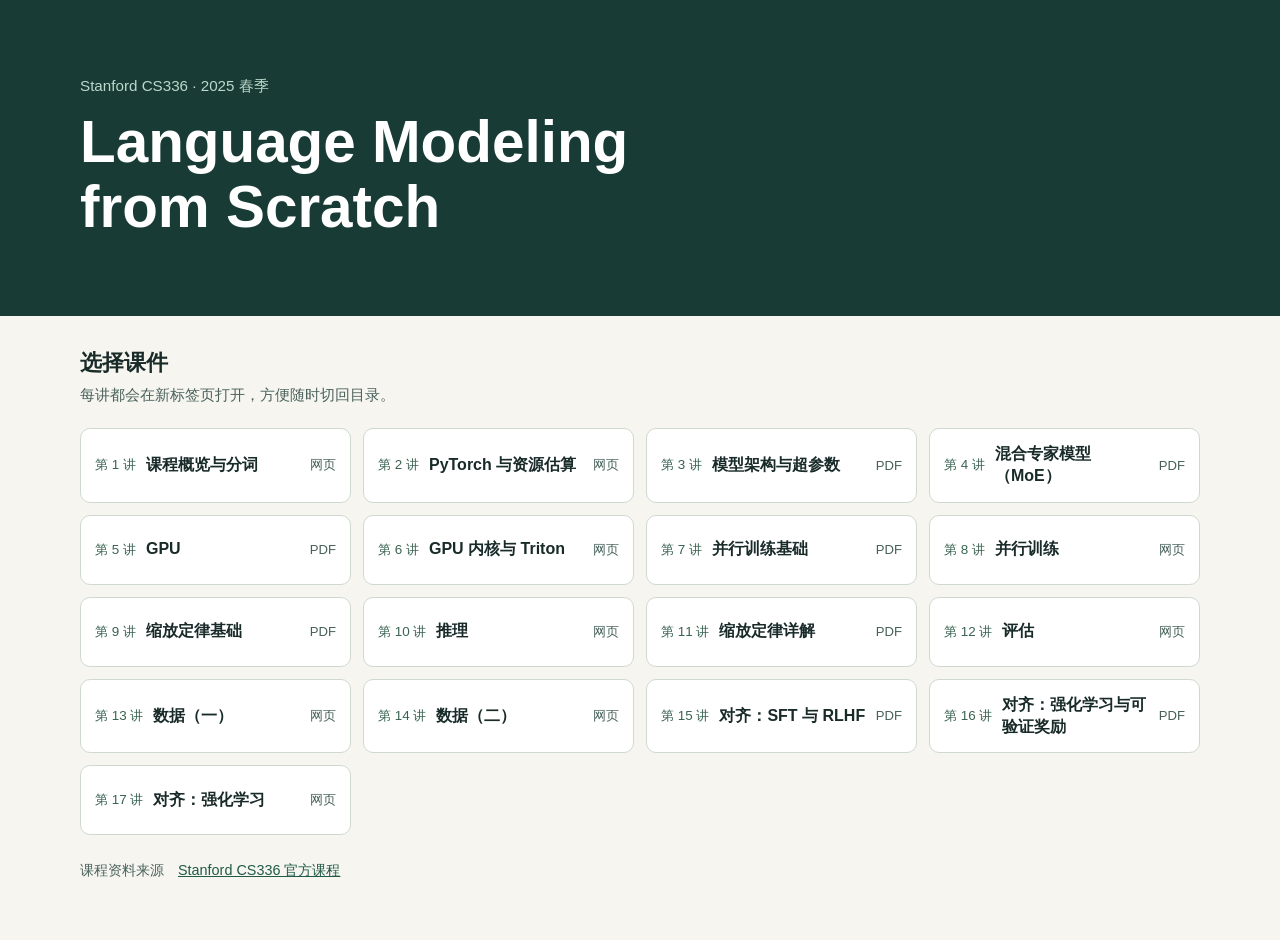
<file: index.html>
<!doctype html>
<html lang="zh-CN">
<head>
  <meta charset="utf-8">
  <meta name="viewport" content="width=device-width, initial-scale=1">
  <title>CS336 2025 春季｜课件目录</title>
  <style>
    :root {
      color-scheme: light;
      font-family: "Segoe UI", "Microsoft YaHei", sans-serif;
      background: #f6f5f0;
      color: #192b29;
    }
    * { box-sizing: border-box; }
    body { margin: 0; }
    .hero { background: #183b36; color: #fff; }
    .content { width: min(1120px, calc(100% - 48px)); margin-inline: auto; }
    header .content { padding-block: clamp(38px, 7vw, 76px); }
    .term { margin: 0 0 12px; color: #bbd8ca; font-size: 0.95rem; }
    h1 { margin: 0; font-size: clamp(2rem, 5vw, 3.65rem); line-height: 1.12; }
    h2 { margin: 0; font-size: 1.35rem; }
    main { padding-block: 32px 60px; }
    .hint { margin: 8px 0 22px; color: #4b625c; font-size: 0.95rem; }
    ol {
      display: grid;
      grid-template-columns: repeat(auto-fit, minmax(min(100%, 245px), 1fr));
      gap: 12px;
      list-style: none;
      padding: 0;
      margin: 0;
    }
    li { display: flex; }
    li > a {
      align-items: center;
      display: grid;
      grid-template-columns: auto 1fr auto;
      gap: 0 10px;
      width: 100%;
      min-height: 70px;
      padding: 14px;
      border: 1px solid #ced9d0;
      border-radius: 10px;
      background: #fff;
      color: inherit;
      text-decoration: none;
    }
    li > a:hover { border-color: #377460; background: #edf5f0; }
    a:focus-visible { outline: 3px solid #1a7154; outline-offset: 2px; }
    .lecture-number { color: #396351; white-space: nowrap; font-size: 0.84rem; }
    .lecture-title { font-weight: 600; line-height: 1.4; }
    .format { color: #47615a; font-size: 0.82rem; }
    .source { margin: 26px 0 0; color: #4b625c; font-size: 0.9rem; }
    .source a { color: #205a48; }
    @media (max-width: 480px) {
      .content { width: calc(100% - 32px); }
      li > a { min-height: 58px; }
    }
  </style>
</head>
<body>
  <header class="hero">
    <div class="content">
      <p class="term">Stanford CS336 · 2025 春季</p>
      <h1>Language Modeling<br>from Scratch</h1>
    </div>
  </header>
  <main class="content">
    <h2>选择课件</h2>
    <p class="hint">每讲都会在新标签页打开，方便随时切回目录。</p>
    <ol>
      <li>
        <a href="./viewer/?trace=var/traces/lecture_01.json" target="_blank" rel="noopener">
          <span class="lecture-number">第 1 讲</span>
          <span class="lecture-title">课程概览与分词</span>
          <span class="format">网页</span>
        </a>
      </li>
      <li>
        <a href="./viewer/?trace=var/traces/lecture_02.json" target="_blank" rel="noopener">
          <span class="lecture-number">第 2 讲</span>
          <span class="lecture-title">PyTorch 与资源估算</span>
          <span class="format">网页</span>
        </a>
      </li>
      <li>
        <a href="./nonexecutable/2025%20Lecture%203%20-%20architecture.pdf" target="_blank" rel="noopener">
          <span class="lecture-number">第 3 讲</span>
          <span class="lecture-title">模型架构与超参数</span>
          <span class="format">PDF</span>
        </a>
      </li>
      <li>
        <a href="./nonexecutable/2025%20Lecture%204%20-%20MoEs.pdf" target="_blank" rel="noopener">
          <span class="lecture-number">第 4 讲</span>
          <span class="lecture-title">混合专家模型（MoE）</span>
          <span class="format">PDF</span>
        </a>
      </li>
      <li>
        <a href="./nonexecutable/2025%20Lecture%205%20-%20GPUs.pdf" target="_blank" rel="noopener">
          <span class="lecture-number">第 5 讲</span>
          <span class="lecture-title">GPU</span>
          <span class="format">PDF</span>
        </a>
      </li>
      <li>
        <a href="./viewer/?trace=var/traces/lecture_06.json" target="_blank" rel="noopener">
          <span class="lecture-number">第 6 讲</span>
          <span class="lecture-title">GPU 内核与 Triton</span>
          <span class="format">网页</span>
        </a>
      </li>
      <li>
        <a href="./nonexecutable/2025%20Lecture%207%20-%20Parallelism%20basics.pdf" target="_blank" rel="noopener">
          <span class="lecture-number">第 7 讲</span>
          <span class="lecture-title">并行训练基础</span>
          <span class="format">PDF</span>
        </a>
      </li>
      <li>
        <a href="./viewer/?trace=var/traces/lecture_08.json" target="_blank" rel="noopener">
          <span class="lecture-number">第 8 讲</span>
          <span class="lecture-title">并行训练</span>
          <span class="format">网页</span>
        </a>
      </li>
      <li>
        <a href="./nonexecutable/2025%20Lecture%209%20-%20Scaling%20laws%20basics.pdf" target="_blank" rel="noopener">
          <span class="lecture-number">第 9 讲</span>
          <span class="lecture-title">缩放定律基础</span>
          <span class="format">PDF</span>
        </a>
      </li>
      <li>
        <a href="./viewer/?trace=var/traces/lecture_10.json" target="_blank" rel="noopener">
          <span class="lecture-number">第 10 讲</span>
          <span class="lecture-title">推理</span>
          <span class="format">网页</span>
        </a>
      </li>
      <li>
        <a href="./nonexecutable/2025%20Lecture%2011%20-%20Scaling%20details.pdf" target="_blank" rel="noopener">
          <span class="lecture-number">第 11 讲</span>
          <span class="lecture-title">缩放定律详解</span>
          <span class="format">PDF</span>
        </a>
      </li>
      <li>
        <a href="./viewer/?trace=var/traces/lecture_12.json" target="_blank" rel="noopener">
          <span class="lecture-number">第 12 讲</span>
          <span class="lecture-title">评估</span>
          <span class="format">网页</span>
        </a>
      </li>
      <li>
        <a href="./viewer/?trace=var/traces/lecture_13.json" target="_blank" rel="noopener">
          <span class="lecture-number">第 13 讲</span>
          <span class="lecture-title">数据（一）</span>
          <span class="format">网页</span>
        </a>
      </li>
      <li>
        <a href="./viewer/?trace=var/traces/lecture_14.json" target="_blank" rel="noopener">
          <span class="lecture-number">第 14 讲</span>
          <span class="lecture-title">数据（二）</span>
          <span class="format">网页</span>
        </a>
      </li>
      <li>
        <a href="./nonexecutable/2025%20Lecture%2015%20-%20RLHF%20Alignment.pdf" target="_blank" rel="noopener">
          <span class="lecture-number">第 15 讲</span>
          <span class="lecture-title">对齐：SFT 与 RLHF</span>
          <span class="format">PDF</span>
        </a>
      </li>
      <li>
        <a href="./nonexecutable/2025%20Lecture%2016%20-%20RLVR.pdf" target="_blank" rel="noopener">
          <span class="lecture-number">第 16 讲</span>
          <span class="lecture-title">对齐：强化学习与可验证奖励</span>
          <span class="format">PDF</span>
        </a>
      </li>
      <li>
        <a href="./viewer/?trace=var/traces/lecture_17.json" target="_blank" rel="noopener">
          <span class="lecture-number">第 17 讲</span>
          <span class="lecture-title">对齐：强化学习</span>
          <span class="format">网页</span>
        </a>
      </li>
    </ol>
    <p class="source">课程资料来源　<a href="https://cs336.stanford.edu/spring2025/" target="_blank" rel="noopener">Stanford CS336 官方课程</a></p>
  </main>
</body>
</html>
</file>
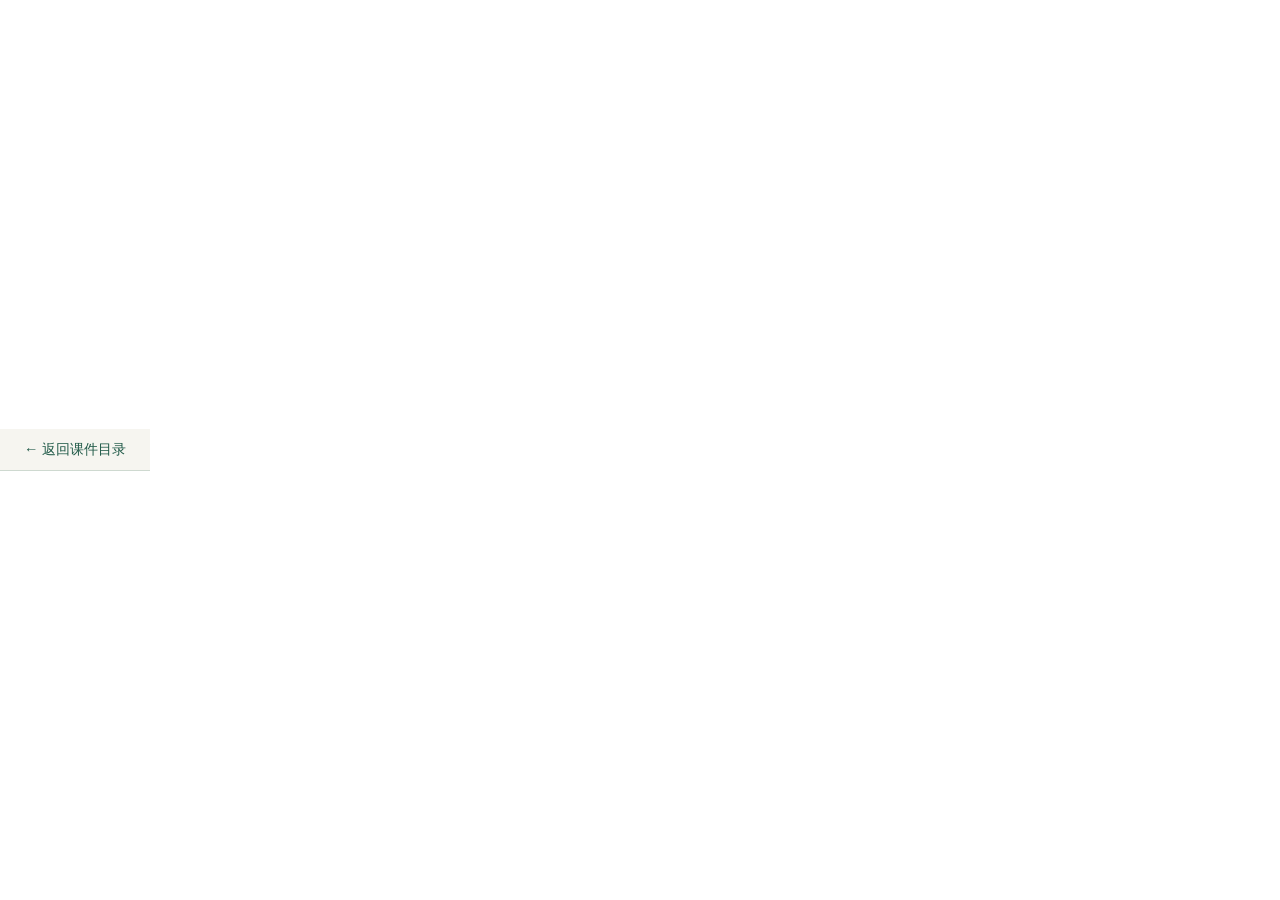
<file: viewer/index.html>
<!doctype html>
<html lang="en">
  <head>
    <meta charset="UTF-8" />
    <meta name="viewport" content="width=device-width, initial-scale=1.0" />
    <title>Trace Viewer</title>
    <script>
      MathJax = {
        tex: {
          inlineMath: [['$', '$'], ['\\(', '\\)']],
          displayMath: [['$$', '$$'], ['\\[', '\\]']]
        },
        startup: { typeset: false },
        svg: {
          fontCache: 'global'
        }
      };
    </script>
    <script id="MathJax-script" src="../mathjax/tex-svg.js"></script>
    <script type="module">
      window.MathJax.startup.promise.then(() => import("./assets/index-GgxbJ1vc.js"));
    </script>
    <link rel="stylesheet" crossorigin href="./assets/index-v8HUKLv5.css">
    <style>
      .course-toolbar {
        position: sticky;
        top: 0;
        z-index: 10;
        padding: 10px 24px;
        border-bottom: 1px solid #ced9d0;
        background: #f6f5f0;
        font: 600 0.9rem/1.5 "Segoe UI", "Microsoft YaHei", sans-serif;
      }
      .course-toolbar a { color: #205a48; }
      #course-start { scroll-margin-top: 54px; }
    </style>
  </head>
  <body>
    <nav class="course-toolbar" aria-label="课件导航">
      <a href="../">← 返回课件目录</a>
    </nav>
    <div id="root"></div>
    <script>
      const viewer = document.getElementById("root");
      const params = new URLSearchParams(location.search);
      const hasPosition = ["source", "step", "line", "raw"].some(key => params.has(key));
      if (!hasPosition) {
        const jumpToNotes = new MutationObserver(() => {
          const title = viewer.querySelector(".markdown :is(h1, h2, h3)");
          if (title) {
            jumpToNotes.disconnect();
            title.id = "course-start";
            requestAnimationFrame(() => title.scrollIntoView({ block: "start" }));
          }
        });
        jumpToNotes.observe(viewer, { childList: true, subtree: true });
      }
    </script>
  </body>
</html>
</file>
<file: viewer/assets/index-v8HUKLv5.css>
:root{font-family:system-ui,Avenir,Helvetica,Arial,sans-serif;line-height:1.5;color:#213547;background-color:#fff;font-synthesis:none;text-rendering:optimizeLegibility;-webkit-font-smoothing:antialiased;-moz-osx-font-smoothing:grayscale}a{font-weight:500;color:#646cff;text-decoration:inherit}a:hover{color:#535bf2}body{margin:0;display:flex;place-items:center;min-width:320px;min-height:100vh}.icon-buttons{float:right}.icon-buttons button{cursor:pointer;border:none;padding:2px}button{background-color:#f9f9f9}.key{font-weight:700}.code-container{font-family:monospace;white-space:pre-wrap;word-wrap:break-word}.current-line{background-color:#ffc}.line-number{min-width:3em;padding-right:1em;text-align:right;-webkit-user-select:none;user-select:none;display:inline-block;color:#d3d3d3;cursor:pointer}.line-number:hover{color:#000}.line span{vertical-align:top}.markdown h1,.markdown h2{margin:0;padding:0;line-height:inherit;display:inline-block}.markdown ul{margin:0;padding:0;line-height:inherit;display:inline-block;list-style-position:inside;list-style-type:disc}.markdown ol{margin:0;padding-left:17px;line-height:inherit;display:inline-block}.link-container{display:inline-block;position:relative}.link-hover-panel{display:none;position:absolute;background:#fff;border:1px solid #ccc;border-radius:4px;min-width:600px;padding:10px;box-shadow:0 2px 8px #0000001a;z-index:1000}.link-container:hover .link-hover-panel{display:block}.link-title{font-weight:700;margin-bottom:4px}.link-authors{color:#666;margin-bottom:2px}.link-date{color:#666;font-size:.9em;margin-bottom:4px}.link-description{font-size:.9em;line-height:1.4}.link-notes{color:gray;font-size:.9em;line-height:1.4}.trace-viewer-container{display:flex;justify-content:center;gap:50px}.lines-panel{flex:1;position:relative;min-width:1000px;overflow-x:auto}.renderings{display:inline-block;width:800px}.env-panel{position:fixed;overflow-y:auto;z-index:1000;max-height:90vh}.env{border:1px solid black;background-color:#dfffff;min-width:500px;max-width:500px;min-height:100px;border-radius:8px;box-shadow:0 5px 5px #0003;padding:10px}.env td{vertical-align:top}.header{display:flex;flex-direction:column;position:sticky;top:0;z-index:100;background-color:#fff;padding:20px 0}.header-title{flex:1}.cloaked{opacity:.2}#root{margin:0 auto;padding:2rem}pre code.hljs{display:block;overflow-x:auto;padding:1em}code.hljs{padding:3px 5px}/*!
  Theme: GitHub
  Description: Light theme as seen on github.com
  Author: github.com
  Maintainer: @Hirse
  Updated: 2021-05-15

  Outdated base version: https://github.com/primer/github-syntax-light
  Current colors taken from GitHub's CSS
*/.hljs{color:#24292e;background:#fff}.hljs-doctag,.hljs-keyword,.hljs-meta .hljs-keyword,.hljs-template-tag,.hljs-template-variable,.hljs-type,.hljs-variable.language_{color:#d73a49}.hljs-title,.hljs-title.class_,.hljs-title.class_.inherited__,.hljs-title.function_{color:#6f42c1}.hljs-attr,.hljs-attribute,.hljs-literal,.hljs-meta,.hljs-number,.hljs-operator,.hljs-variable,.hljs-selector-attr,.hljs-selector-class,.hljs-selector-id{color:#005cc5}.hljs-regexp,.hljs-string,.hljs-meta .hljs-string{color:#032f62}.hljs-built_in,.hljs-symbol{color:#e36209}.hljs-comment,.hljs-code,.hljs-formula{color:#6a737d}.hljs-name,.hljs-quote,.hljs-selector-tag,.hljs-selector-pseudo{color:#22863a}.hljs-subst{color:#24292e}.hljs-section{color:#005cc5;font-weight:700}.hljs-bullet{color:#735c0f}.hljs-emphasis{color:#24292e;font-style:italic}.hljs-strong{color:#24292e;font-weight:700}.hljs-addition{color:#22863a;background-color:#f0fff4}.hljs-deletion{color:#b31d28;background-color:#ffeef0}
</file>
